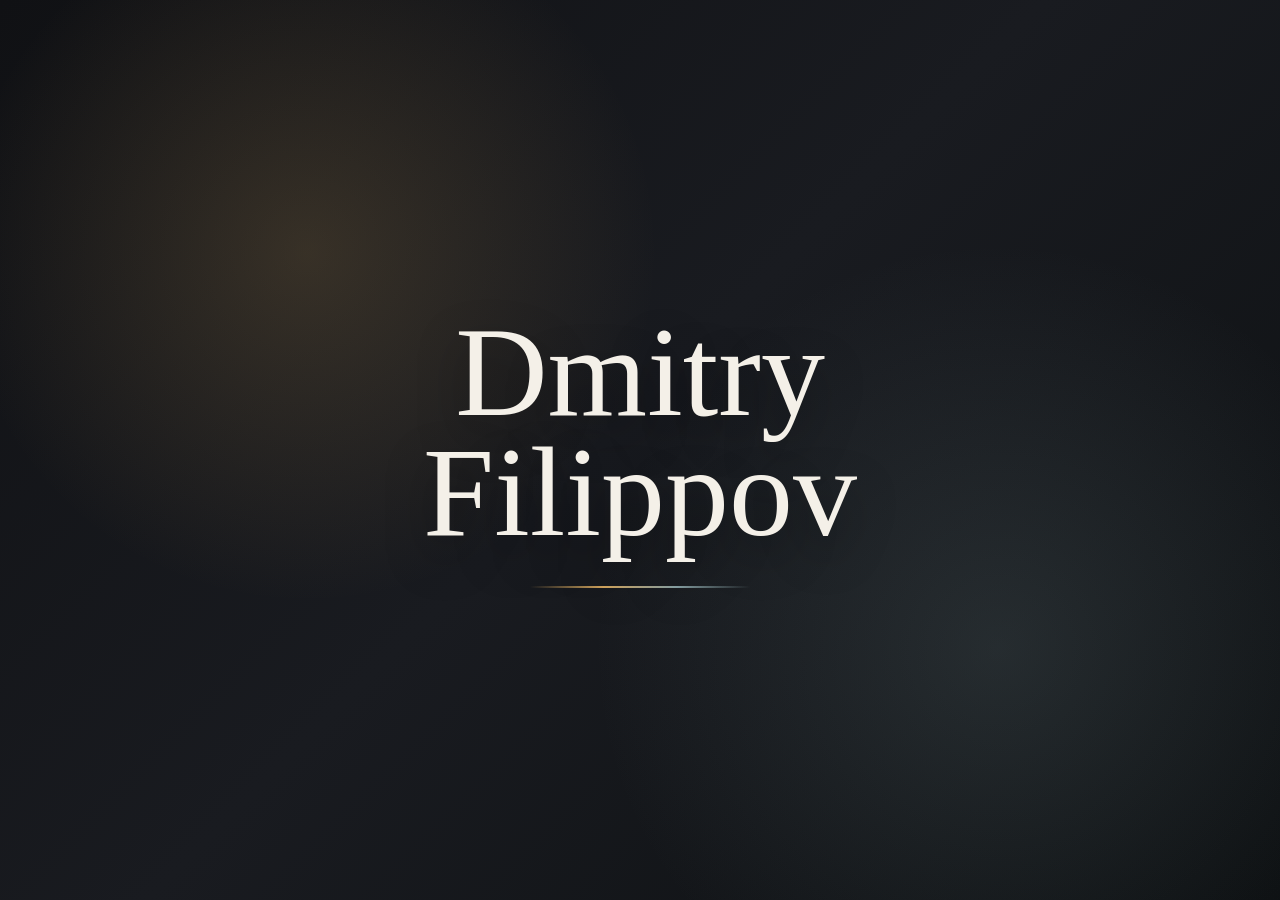
<file: index.html>
<!doctype html>
<html lang="en">
  <head>
    <meta charset="utf-8">
    <meta name="viewport" content="width=device-width, initial-scale=1">
    <title>Dmitry Filippov</title>
    <style>
      :root {
        color-scheme: dark;
        --bg: #101114;
        --ink: #f4f0e8;
        --accent: #d6a85f;
        --soft: #8aa4a8;
      }

      * {
        box-sizing: border-box;
      }

      body {
        margin: 0;
        min-height: 100vh;
        display: grid;
        place-items: center;
        background:
          radial-gradient(circle at 24% 28%, rgba(214, 168, 95, 0.18), transparent 30%),
          radial-gradient(circle at 78% 72%, rgba(138, 164, 168, 0.16), transparent 34%),
          linear-gradient(135deg, #101114 0%, #191b20 48%, #0d1012 100%);
        color: var(--ink);
        font-family: Inter, ui-sans-serif, system-ui, -apple-system, BlinkMacSystemFont, "Segoe UI", sans-serif;
      }

      main {
        width: min(92vw, 900px);
        padding: 48px 24px;
        text-align: center;
      }

      h1 {
        margin: 0;
        font-family: Georgia, "Times New Roman", serif;
        font-size: clamp(3.25rem, 12vw, 8rem);
        font-weight: 500;
        line-height: 0.94;
        letter-spacing: 0;
        text-wrap: balance;
        text-shadow: 0 18px 48px rgba(0, 0, 0, 0.42);
      }

      h1 span {
        display: block;
      }

      .rule {
        width: min(220px, 42vw);
        height: 2px;
        margin: 34px auto 0;
        background: linear-gradient(90deg, transparent, var(--accent), var(--soft), transparent);
      }
    </style>
  </head>
  <body>
    <main aria-label="Homepage">
      <h1><span>Dmitry</span><span>Filippov</span></h1>
      <div class="rule" aria-hidden="true"></div>
    </main>
  </body>
</html>
</file>
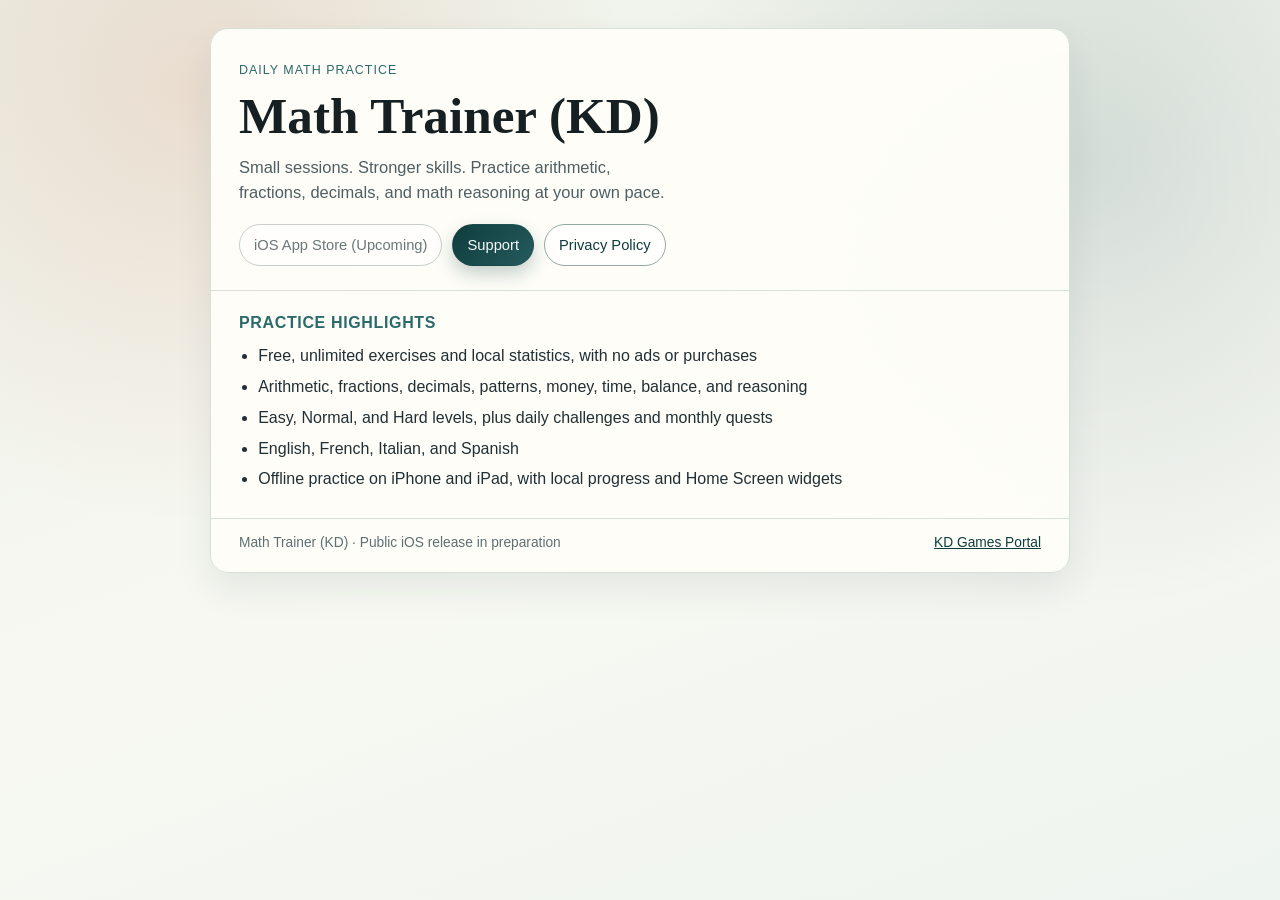
<file: math-trainer/index.html>
<!doctype html>
<html lang="en">
<head>
  <meta charset="utf-8">
  <meta name="viewport" content="width=device-width, initial-scale=1">
  <title>Math Trainer (KD) | Daily Math Practice</title>
  <meta name="description" content="Free, unlimited daily math practice for iPhone and iPad, with exercises in arithmetic, fractions, decimals, and reasoning.">
  <meta name="theme-color" content="#0f3d3e">
  <style>
    :root {
      --bg: #f1f5ef;
      --paper: #fffef9;
      --ink: #1f2a2c;
      --muted: #4e5f63;
      --line: #d6e0d7;
      --brand: #0f3d3e;
      --brand-soft: #2b6a6b;
      --accent: #c95d2f;
    }

    * {
      box-sizing: border-box;
    }

    body {
      margin: 0;
      min-height: 100vh;
      color: var(--ink);
      background:
        radial-gradient(circle at 15% 10%, rgba(201, 93, 47, 0.15), transparent 32%),
        radial-gradient(circle at 85% 18%, rgba(15, 61, 62, 0.14), transparent 34%),
        linear-gradient(160deg, #edf2e9 0%, #f7f8f2 55%, #eef4ef 100%);
      font-family: "Avenir Next", "Trebuchet MS", "Gill Sans", "Century Gothic", sans-serif;
      line-height: 1.55;
      padding: 28px 16px 20px;
    }

    main {
      max-width: 860px;
      margin: 0 auto;
      border: 1px solid var(--line);
      border-radius: 18px;
      background: linear-gradient(180deg, rgba(255, 254, 249, 0.96), rgba(255, 254, 249, 0.9));
      box-shadow: 0 16px 36px rgba(21, 44, 45, 0.08);
      overflow: hidden;
      animation: rise 0.65s ease-out both;
    }

    .hero {
      padding: 32px 28px 24px;
      border-bottom: 1px solid var(--line);
    }

    .kicker {
      font-size: 0.78rem;
      letter-spacing: 0.08em;
      text-transform: uppercase;
      color: var(--brand-soft);
      margin: 0 0 10px;
    }

    h1 {
      margin: 0;
      font-size: clamp(2rem, 6.5vw, 3.2rem);
      line-height: 1.02;
      font-family: "Baskerville", "Iowan Old Style", "Garamond", serif;
      color: #162022;
      text-wrap: balance;
    }

    .tagline {
      margin: 12px 0 0;
      color: var(--muted);
      max-width: 48ch;
      font-size: 1.03rem;
    }

    .actions {
      display: flex;
      flex-wrap: wrap;
      gap: 10px;
      margin-top: 18px;
    }

    .btn {
      display: inline-flex;
      align-items: center;
      justify-content: center;
      text-decoration: none;
      border-radius: 999px;
      border: 1px solid transparent;
      padding: 9px 14px;
      font-size: 0.92rem;
      transition: transform 0.2s ease, box-shadow 0.2s ease;
    }

    .btn:hover {
      transform: translateY(-1px);
    }

    .btn.primary {
      background: linear-gradient(130deg, var(--brand), #255a5c);
      color: #f6fbfc;
      box-shadow: 0 8px 18px rgba(15, 61, 62, 0.24);
    }

    .btn.secondary {
      color: var(--brand);
      border-color: #93a9a4;
      background: rgba(255, 255, 255, 0.76);
    }

    .btn.disabled {
      color: #6a7779;
      border-color: #c5d0cb;
      background: rgba(255, 255, 255, 0.48);
      cursor: default;
      box-shadow: none;
    }

    .btn.disabled:hover {
      transform: none;
    }

    section {
      padding: 20px 28px 26px;
      animation: fade 0.65s ease-out both;
      animation-delay: 0.1s;
    }

    h2 {
      margin: 0 0 8px;
      font-size: 1rem;
      letter-spacing: 0.04em;
      text-transform: uppercase;
      color: var(--brand-soft);
    }

    .feature-list {
      margin: 0;
      padding-left: 1.2rem;
      display: grid;
      gap: 6px;
    }

    .feature-list li {
      color: #213035;
    }

    footer {
      border-top: 1px solid var(--line);
      padding: 13px 28px 18px;
      font-size: 0.86rem;
      color: #5e6f73;
      display: flex;
      justify-content: space-between;
      gap: 12px;
      flex-wrap: wrap;
    }

    footer a {
      color: var(--brand);
    }

    @keyframes rise {
      from {
        opacity: 0;
        transform: translateY(10px);
      }
      to {
        opacity: 1;
        transform: translateY(0);
      }
    }

    @keyframes fade {
      from {
        opacity: 0;
        transform: translateY(8px);
      }
      to {
        opacity: 1;
        transform: translateY(0);
      }
    }

    @media (max-width: 640px) {
      .hero {
        padding: 26px 20px 20px;
      }

      section {
        padding: 18px 20px 22px;
      }

      footer {
        padding: 12px 20px 16px;
      }

      .tagline {
        font-size: 0.98rem;
      }
    }

a:focus-visible { outline:3px solid var(--accent); outline-offset:4px; } a { overflow-wrap:anywhere; } @media(prefers-reduced-motion:reduce) { main, section { animation:none; } .btn { transition:none; } }
</style>
</head>
<body>
  <main>
    <header class="hero">
      <p class="kicker">Daily Math Practice</p>
      <h1>Math Trainer (KD)</h1>
      <p class="tagline">Small sessions. Stronger skills. Practice arithmetic, fractions, decimals, and math reasoning at your own pace.</p>
      <nav class="actions" aria-label="Math Trainer">
        <span class="btn secondary disabled" aria-disabled="true">iOS App Store (Upcoming)</span>
        <a class="btn primary" href="./support.html">Support</a>
        <a class="btn secondary" href="./privacy-policy.html">Privacy Policy</a>
      </nav>
    </header>
    <section aria-labelledby="features">
      <h2 id="features">Practice Highlights</h2>
      <ul class="feature-list">
        <li>Free, unlimited exercises and local statistics, with no ads or purchases</li>
        <li>Arithmetic, fractions, decimals, patterns, money, time, balance, and reasoning</li>
        <li>Easy, Normal, and Hard levels, plus daily challenges and monthly quests</li>
        <li>English, French, Italian, and Spanish</li>
        <li>Offline practice on iPhone and iPad, with local progress and Home Screen widgets</li>
      </ul>
    </section>
    <footer>
      <span>Math Trainer (KD) · Public iOS release in preparation</span>
      <a href="https://github.com/dmitryfil/kd-games-portal">KD Games Portal</a>
    </footer>
  </main>
</body>
</html>
</file>
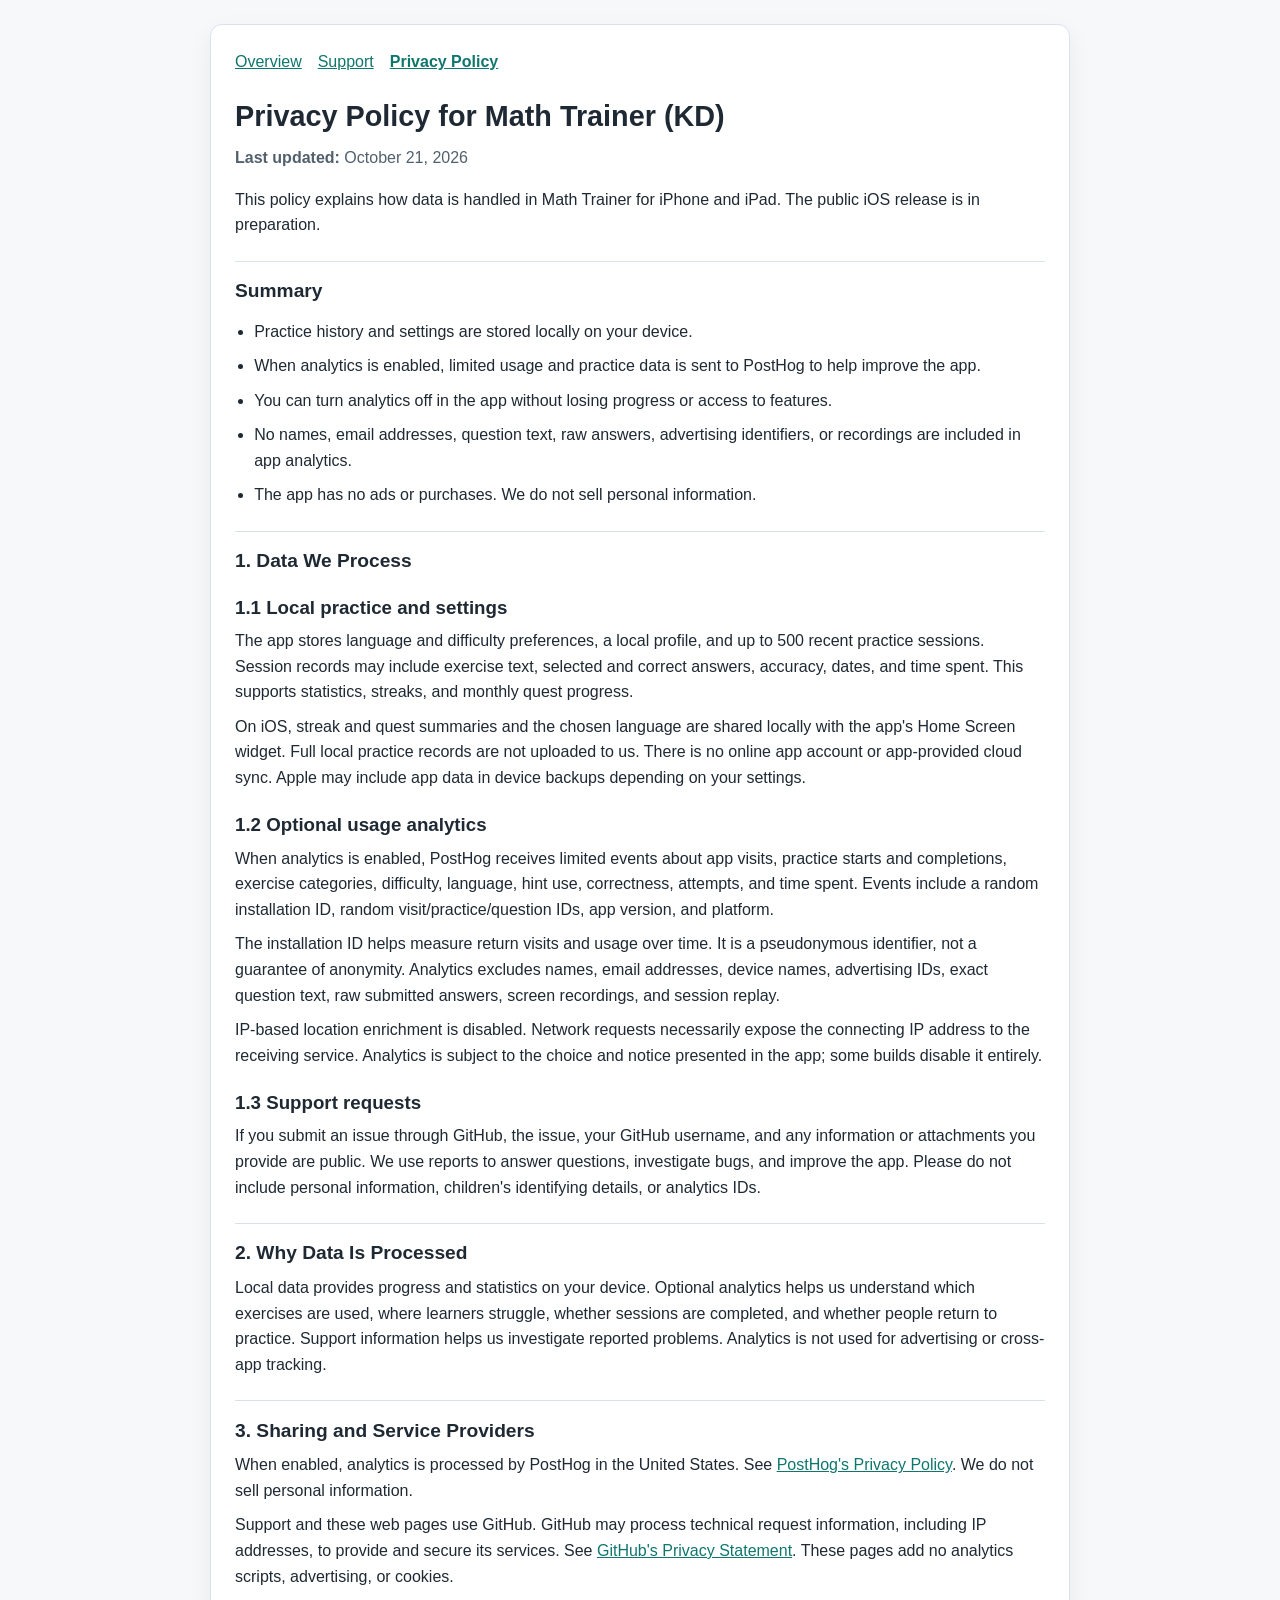
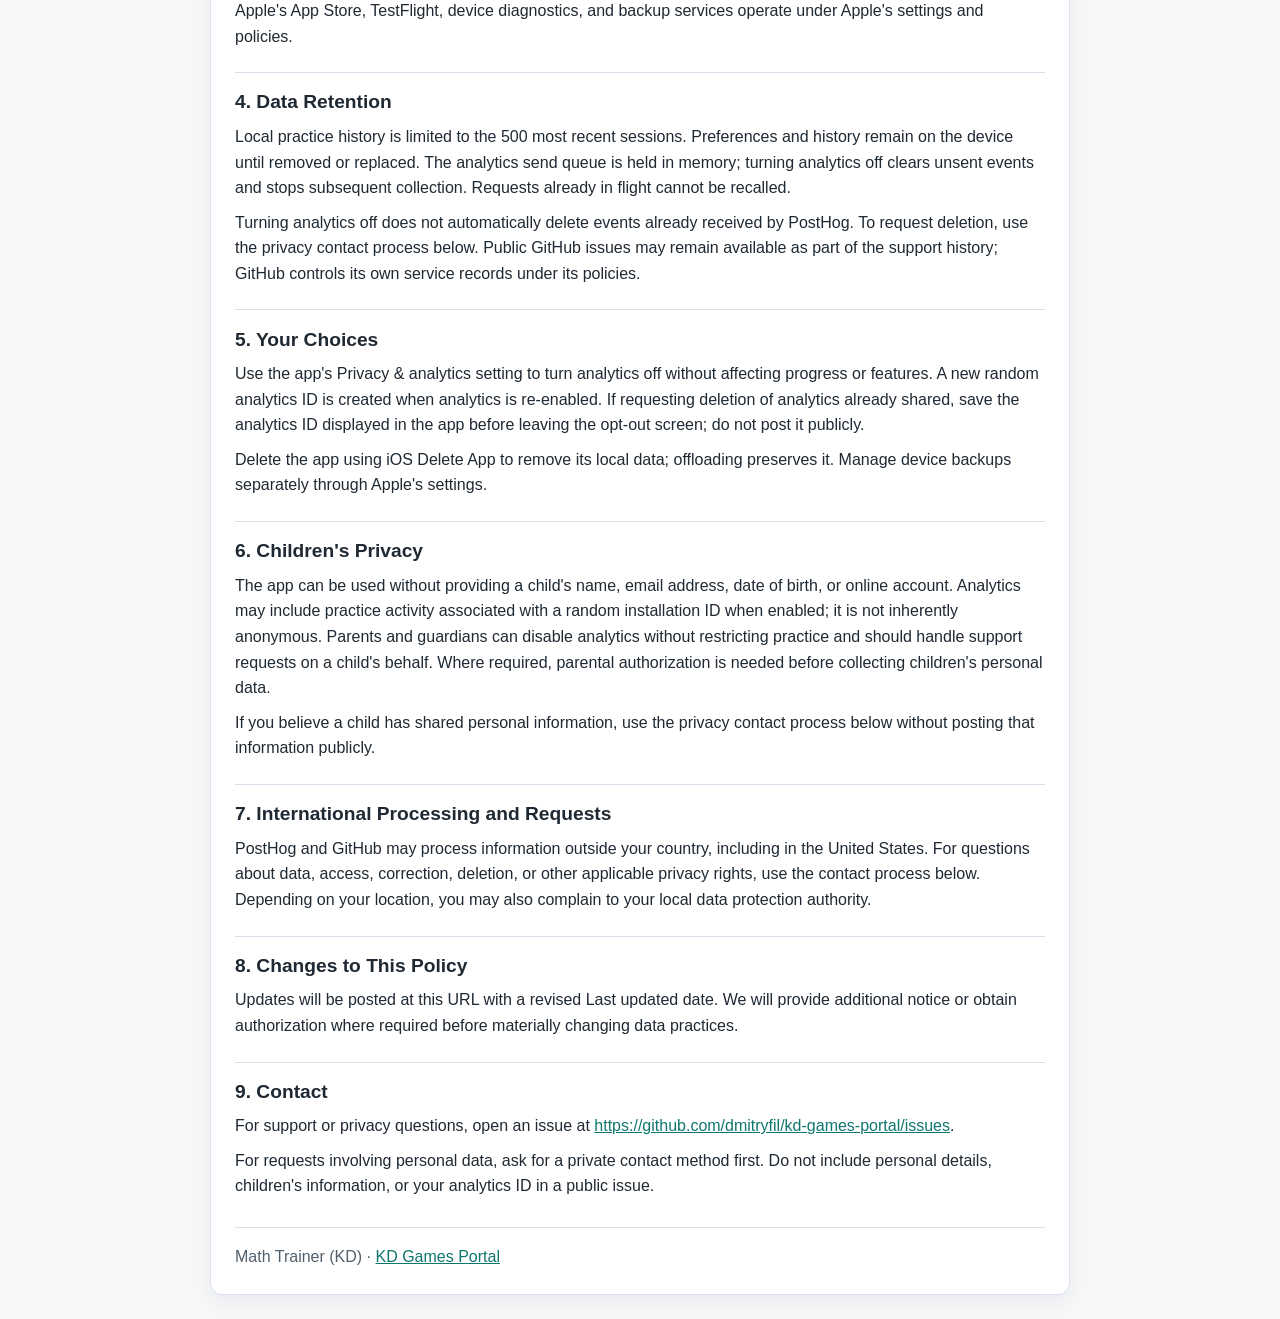
<file: math-trainer/privacy-policy.html>
<!doctype html>
<html lang="en">
<head>
  <meta charset="utf-8">
  <meta name="viewport" content="width=device-width, initial-scale=1">
  <title>Privacy Policy | Math Trainer (KD)</title>
  <meta name="description" content="How Math Trainer handles local progress, optional usage analytics, and GitHub support.">
  <link rel="stylesheet" href="./style.css">
</head>
<body>
<main>
  <nav aria-label="Math Trainer"><a href="./index.html">Overview</a><a href="./support.html">Support</a><a href="./privacy-policy.html" aria-current="page">Privacy Policy</a></nav>
  <h1>Privacy Policy for Math Trainer (KD)</h1>
  <p class="meta"><strong>Last updated:</strong> October 21, 2026</p>
  <p>This policy explains how data is handled in Math Trainer for iPhone and iPad. The public iOS release is in preparation.</p>
  <h2>Summary</h2>
  <ul>
    <li>Practice history and settings are stored locally on your device.</li>
    <li>When analytics is enabled, limited usage and practice data is sent to PostHog to help improve the app.</li>
    <li>You can turn analytics off in the app without losing progress or access to features.</li>
    <li>No names, email addresses, question text, raw answers, advertising identifiers, or recordings are included in app analytics.</li>
    <li>The app has no ads or purchases. We do not sell personal information.</li>
  </ul>
  <h2>1. Data We Process</h2>
  <h3>1.1 Local practice and settings</h3>
  <p>The app stores language and difficulty preferences, a local profile, and up to 500 recent practice sessions. Session records may include exercise text, selected and correct answers, accuracy, dates, and time spent. This supports statistics, streaks, and monthly quest progress.</p>
  <p>On iOS, streak and quest summaries and the chosen language are shared locally with the app's Home Screen widget. Full local practice records are not uploaded to us. There is no online app account or app-provided cloud sync. Apple may include app data in device backups depending on your settings.</p>
  <h3>1.2 Optional usage analytics</h3>
  <p>When analytics is enabled, PostHog receives limited events about app visits, practice starts and completions, exercise categories, difficulty, language, hint use, correctness, attempts, and time spent. Events include a random installation ID, random visit/practice/question IDs, app version, and platform.</p>
  <p>The installation ID helps measure return visits and usage over time. It is a pseudonymous identifier, not a guarantee of anonymity. Analytics excludes names, email addresses, device names, advertising IDs, exact question text, raw submitted answers, screen recordings, and session replay.</p>
  <p>IP-based location enrichment is disabled. Network requests necessarily expose the connecting IP address to the receiving service. Analytics is subject to the choice and notice presented in the app; some builds disable it entirely.</p>
  <h3>1.3 Support requests</h3>
  <p>If you submit an issue through GitHub, the issue, your GitHub username, and any information or attachments you provide are public. We use reports to answer questions, investigate bugs, and improve the app. Please do not include personal information, children's identifying details, or analytics IDs.</p>
  <h2>2. Why Data Is Processed</h2>
  <p>Local data provides progress and statistics on your device. Optional analytics helps us understand which exercises are used, where learners struggle, whether sessions are completed, and whether people return to practice. Support information helps us investigate reported problems. Analytics is not used for advertising or cross-app tracking.</p>
  <h2>3. Sharing and Service Providers</h2>
  <p>When enabled, analytics is processed by PostHog in the United States. See <a href="https://posthog.com/privacy">PostHog's Privacy Policy</a>. We do not sell personal information.</p>
  <p>Support and these web pages use GitHub. GitHub may process technical request information, including IP addresses, to provide and secure its services. See <a href="https://docs.github.com/en/site-policy/privacy-policies/github-general-privacy-statement">GitHub's Privacy Statement</a>. These pages add no analytics scripts, advertising, or cookies.</p>
  <p>Apple's App Store, TestFlight, device diagnostics, and backup services operate under Apple's settings and policies.</p>
  <h2>4. Data Retention</h2>
  <p>Local practice history is limited to the 500 most recent sessions. Preferences and history remain on the device until removed or replaced. The analytics send queue is held in memory; turning analytics off clears unsent events and stops subsequent collection. Requests already in flight cannot be recalled.</p>
  <p>Turning analytics off does not automatically delete events already received by PostHog. To request deletion, use the privacy contact process below. Public GitHub issues may remain available as part of the support history; GitHub controls its own service records under its policies.</p>
  <h2>5. Your Choices</h2>
  <p>Use the app's Privacy &amp; analytics setting to turn analytics off without affecting progress or features. A new random analytics ID is created when analytics is re-enabled. If requesting deletion of analytics already shared, save the analytics ID displayed in the app before leaving the opt-out screen; do not post it publicly.</p>
  <p>Delete the app using iOS Delete App to remove its local data; offloading preserves it. Manage device backups separately through Apple's settings.</p>
  <h2>6. Children's Privacy</h2>
  <p>The app can be used without providing a child's name, email address, date of birth, or online account. Analytics may include practice activity associated with a random installation ID when enabled; it is not inherently anonymous. Parents and guardians can disable analytics without restricting practice and should handle support requests on a child's behalf. Where required, parental authorization is needed before collecting children's personal data.</p>
  <p>If you believe a child has shared personal information, use the privacy contact process below without posting that information publicly.</p>
  <h2>7. International Processing and Requests</h2>
  <p>PostHog and GitHub may process information outside your country, including in the United States. For questions about data, access, correction, deletion, or other applicable privacy rights, use the contact process below. Depending on your location, you may also complain to your local data protection authority.</p>
  <h2>8. Changes to This Policy</h2>
  <p>Updates will be posted at this URL with a revised Last updated date. We will provide additional notice or obtain authorization where required before materially changing data practices.</p>
  <h2>9. Contact</h2>
  <p>For support or privacy questions, open an issue at <a href="https://github.com/dmitryfil/kd-games-portal/issues">https://github.com/dmitryfil/kd-games-portal/issues</a>.</p>
  <p>For requests involving personal data, ask for a private contact method first. Do not include personal details, children's information, or your analytics ID in a public issue.</p>
  <footer>Math Trainer (KD) · <a href="https://github.com/dmitryfil/kd-games-portal">KD Games Portal</a></footer>
</main>
</body>
</html>
</file>
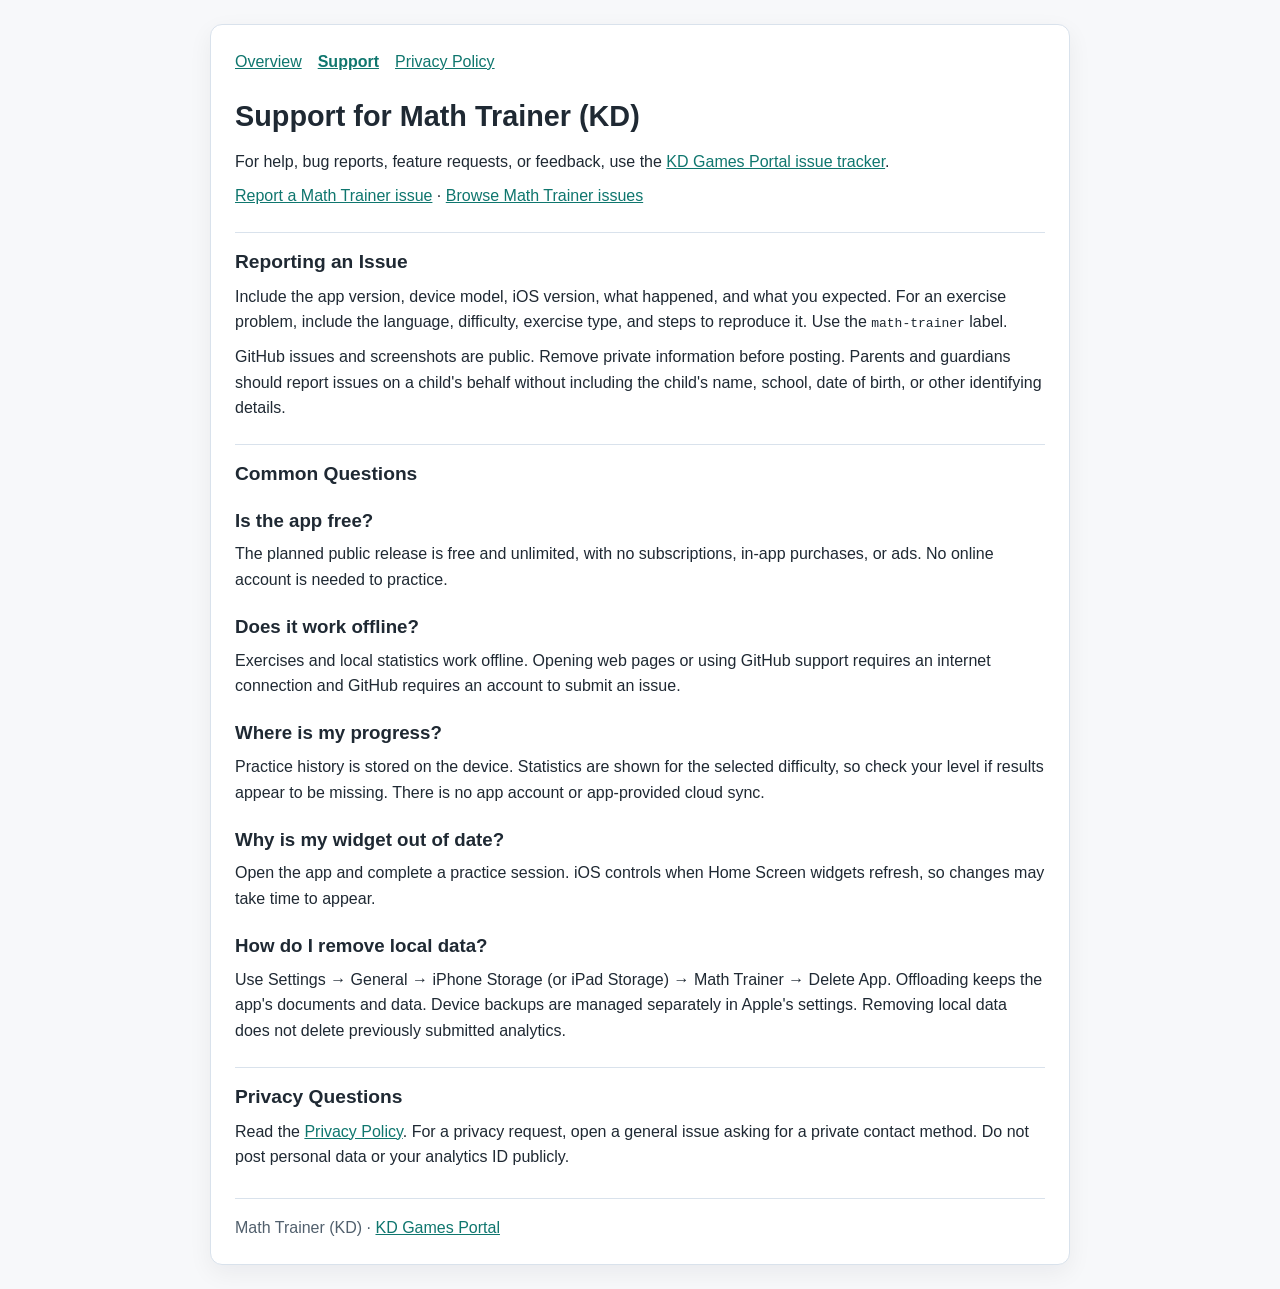
<file: math-trainer/support.html>
<!doctype html>
<html lang="en">
<head>
  <meta charset="utf-8">
  <meta name="viewport" content="width=device-width, initial-scale=1">
  <title>Support | Math Trainer (KD)</title>
  <meta name="description" content="Report a Math Trainer issue, request a feature, or ask for help through the KD Games Portal.">
  <link rel="stylesheet" href="./style.css">
</head>
<body>
<main>
  <nav aria-label="Math Trainer"><a href="./index.html">Overview</a><a href="./support.html" aria-current="page">Support</a><a href="./privacy-policy.html">Privacy Policy</a></nav>
  <h1>Support for Math Trainer (KD)</h1>
  <p>For help, bug reports, feature requests, or feedback, use the <a href="https://github.com/dmitryfil/kd-games-portal/issues">KD Games Portal issue tracker</a>.</p>
  <p><a href="https://github.com/dmitryfil/kd-games-portal/issues/new?labels=math-trainer">Report a Math Trainer issue</a> · <a href="https://github.com/dmitryfil/kd-games-portal/issues?q=is%3Aissue%20label%3Amath-trainer">Browse Math Trainer issues</a></p>
  <h2>Reporting an Issue</h2>
  <p>Include the app version, device model, iOS version, what happened, and what you expected. For an exercise problem, include the language, difficulty, exercise type, and steps to reproduce it. Use the <code>math-trainer</code> label.</p>
  <p>GitHub issues and screenshots are public. Remove private information before posting. Parents and guardians should report issues on a child's behalf without including the child's name, school, date of birth, or other identifying details.</p>
  <h2>Common Questions</h2>
  <h3>Is the app free?</h3>
  <p>The planned public release is free and unlimited, with no subscriptions, in-app purchases, or ads. No online account is needed to practice.</p>
  <h3>Does it work offline?</h3>
  <p>Exercises and local statistics work offline. Opening web pages or using GitHub support requires an internet connection and GitHub requires an account to submit an issue.</p>
  <h3>Where is my progress?</h3>
  <p>Practice history is stored on the device. Statistics are shown for the selected difficulty, so check your level if results appear to be missing. There is no app account or app-provided cloud sync.</p>
  <h3>Why is my widget out of date?</h3>
  <p>Open the app and complete a practice session. iOS controls when Home Screen widgets refresh, so changes may take time to appear.</p>
  <h3>How do I remove local data?</h3>
  <p>Use Settings → General → iPhone Storage (or iPad Storage) → Math Trainer → Delete App. Offloading keeps the app's documents and data. Device backups are managed separately in Apple's settings. Removing local data does not delete previously submitted analytics.</p>
  <h2>Privacy Questions</h2>
  <p>Read the <a href="./privacy-policy.html">Privacy Policy</a>. For a privacy request, open a general issue asking for a private contact method. Do not post personal data or your analytics ID publicly.</p>
  <footer>Math Trainer (KD) · <a href="https://github.com/dmitryfil/kd-games-portal">KD Games Portal</a></footer>
</main>
</body>
</html>
</file>
<file: math-trainer/style.css>
:root {
      color-scheme: light;
      --bg: #f7f8fa;
      --card: #ffffff;
      --text: #1f2933;
      --muted: #52606d;
      --accent: #0f766e;
      --border: #d9e2ec;
    }

    * {
      box-sizing: border-box;
    }

    body {
      margin: 0;
      padding: 24px;
      background: var(--bg);
      color: var(--text);
      font-family: -apple-system, BlinkMacSystemFont, "Segoe UI", Roboto, Helvetica, Arial, sans-serif;
      line-height: 1.6;
    }

    main {
      max-width: 860px;
      margin: 0 auto;
      background: var(--card);
      border: 1px solid var(--border);
      border-radius: 12px;
      padding: 24px;
      box-shadow: 0 8px 24px rgba(15, 23, 42, 0.06);
    }

    h1, h2, h3 {
      line-height: 1.25;
      margin-top: 1.2em;
      margin-bottom: 0.5em;
    }

    h1 {
      margin-top: 0;
      font-size: 1.8rem;
    }

    h2 {
      font-size: 1.2rem;
      border-top: 1px solid var(--border);
      padding-top: 0.9em;
    }

    p, li {
      margin: 0.55em 0;
    }

    ul {
      padding-left: 1.2rem;
    }

    .meta {
      color: var(--muted);
      margin-top: -4px;
      margin-bottom: 16px;
    }

    a {
      color: var(--accent);
    }
  
nav { display:flex; flex-wrap:wrap; gap:16px; margin-bottom:24px; } nav a[aria-current="page"] { font-weight:700; } a { overflow-wrap:anywhere; } a:focus-visible { outline:3px solid var(--accent); outline-offset:4px; } footer { margin-top:28px; border-top:1px solid var(--border); padding-top:16px; color:var(--muted); } @media(max-width:480px) { body { padding:12px; } main { padding:20px; } }
</file>
